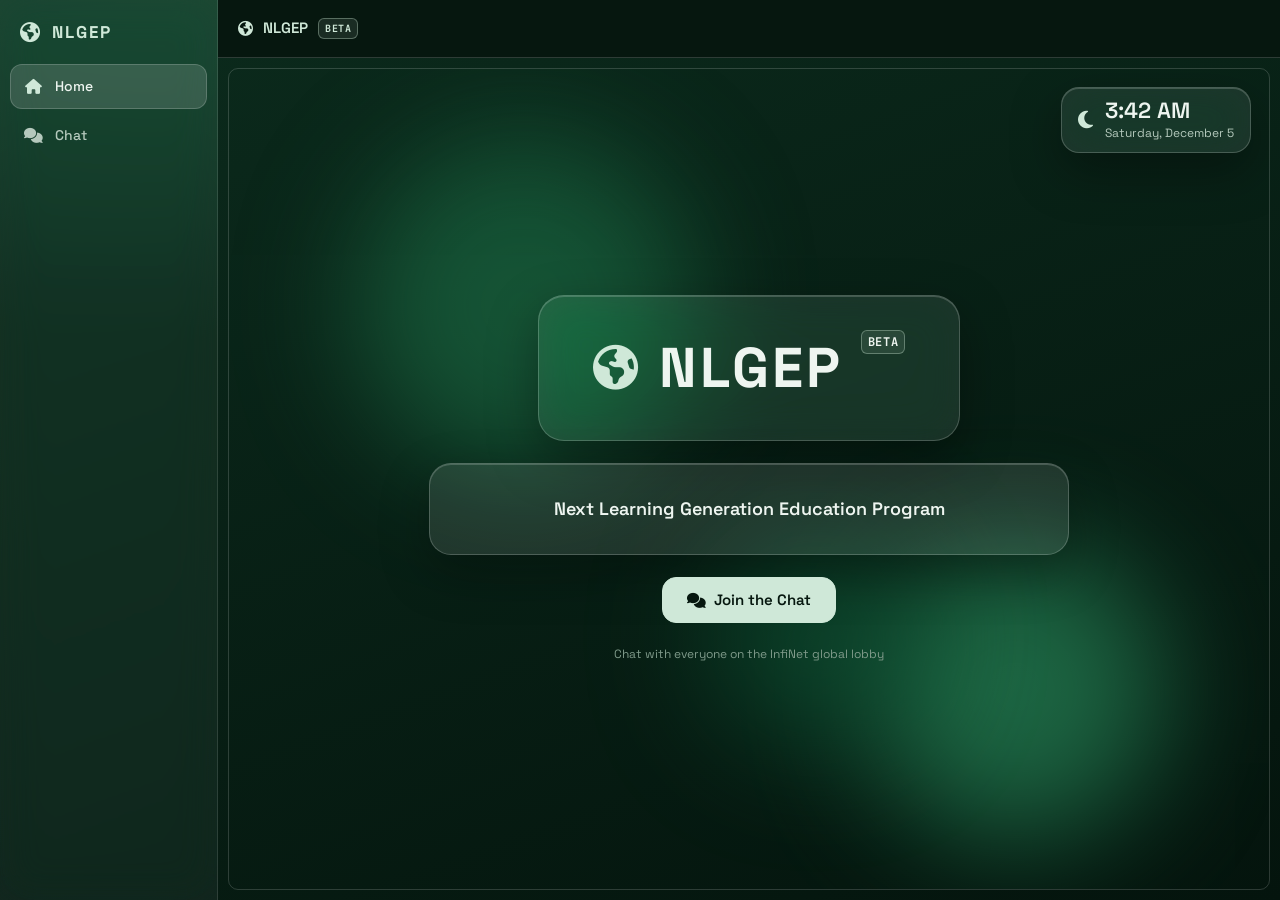
<file: static/index.html>
<!DOCTYPE html>
<html lang="en">
<head>
<meta charset="utf-8">
<meta name="viewport" content="width=device-width,initial-scale=1">
<title>NLGEP Chat</title>
<link rel="preconnect" href="https://fonts.googleapis.com">
<link rel="preconnect" href="https://fonts.gstatic.com" crossorigin>
<link href="https://fonts.googleapis.com/css2?family=JetBrains+Mono:wght@400;600&family=Space+Grotesk:wght@400;500;600;700&display=swap" rel="stylesheet">
<link href="https://cdnjs.cloudflare.com/ajax/libs/font-awesome/6.7.2/css/all.min.css" rel="stylesheet">
<link href="/static/nlgep.css" rel="stylesheet">
</head>
<body>
<nav aria-label="NLGEP navigation" id="nlSidebar">
  <div class="nl-logo"><i class="fas fa-earth-americas"></i><span>NLGEP</span></div>
  <a class="nl-nav active" href="/"><i class="fas fa-house"></i><span>Home</span></a>
  <a class="nl-nav" href="/chat"><i class="fas fa-comments"></i><span>Chat</span></a>
</nav>

<section class="nl-page">
  <div class="titlebar"><div class="nl-brand"><i class="fas fa-earth-americas"></i>NLGEP<span class="nl-beta">BETA</span></div></div>
  <div class="nl-body"><div class="nl-card" id="nlHomeBody">
    <span class="nl-orb o1"></span><span class="nl-orb o2"></span><span class="nl-orb o3"></span>
    <div class="nl-glass" id="nlHomeClockCard"><i class="fas fa-moon" id="nlHomeIcon"></i><div><div id="nlHomeClock">--:--</div><div id="nlHomeDate">-</div></div></div>
    <div class="nl-glass" id="nlHomeTitleCard"><i class="fas fa-earth-americas"></i><span>NLGEP</span><span class="nl-beta">BETA</span></div>
    <div class="nl-flip" id="nlFlip" title="Click to flip">
      <div class="nl-flip-inner">
        <div class="nl-face">Next Learning Generation Education Program</div>
        <div class="nl-face nl-back">Next Level Games, Entertainment, and Proxies</div>
      </div>
    </div>
    <div class="nl-home-actions"><a class="tool-btn primary" href="/chat"><i class="fas fa-comments"></i>Join the Chat</a></div>
    <div class="nl-fine">Chat with everyone on the InfiNet global lobby</div>
  </div></div>
</section>

<script>
(function(){
  var $=function(i){return document.getElementById(i)};
  function tick(){
    var d=new Date(), h=d.getHours();
    $('nlHomeClock').textContent=d.toLocaleTimeString([],{hour:'numeric',minute:'2-digit'});
    $('nlHomeDate').textContent=d.toLocaleDateString([],{weekday:'long',month:'long',day:'numeric'});
    $('nlHomeIcon').className='fas '+(h>=6&&h<18?'fa-sun':'fa-moon');
  }
  tick(); setInterval(tick,20000);
  var flip=$('nlFlip'), timer;
  function start(){clearInterval(timer);timer=setInterval(function(){flip.classList.toggle('flipped')},5000)}
  flip.addEventListener('click',function(){flip.classList.toggle('flipped');start()});
  start();
})();
</script>
</body>
</html>
</file>
<file: static/nlgep.css>
/* NLGEP look & feel — same tokens, sidebar, glass cards and orbs as the NLGEP browser */
:root{
  --bg0:#06170f;--bg1:#0b2a1c;--bg2:#0e2f21;--bg3:#14402e;--bg-elevated:#0a2418;
  --surface:rgba(255,255,255,.08);--surface2:rgba(255,255,255,.14);
  --bd:rgba(255,255,255,.16);--bd2:rgba(255,255,255,.24);
  --tx:#eef5f0;--tx2:#b5c9bd;--tx3:#7f9a8a;
  --ac:#cfe8d8;--ac2:#a9d4bb;--ok:#8aefb0;--warn:#f8dc75;--err:#ff9595;
  --radius-sm:8px;--radius-md:10px;--radius-lg:20px;
  --shadow-md:0 8px 24px rgba(0,0,0,.45);
  --ui:'Space Grotesk','Segoe UI',sans-serif;
  --mono:'JetBrains Mono','SF Mono',ui-monospace,monospace;
  --nl-sbw:218px;
}
*{box-sizing:border-box;margin:0;padding:0;text-shadow:none}
html,body{height:100%}
body{font-family:var(--ui);color:var(--tx);overflow:hidden;line-height:1.5;
  background:radial-gradient(1200px 700px at 15% -10%,#14442e 0%,transparent 60%),linear-gradient(160deg,#0b2a1c,#04140d) fixed}
button,input{font:inherit;color:inherit}
::selection{background:rgba(255,255,255,.22)}
a{color:inherit;text-decoration:none}
::-webkit-scrollbar{width:10px;height:10px}
::-webkit-scrollbar-thumb{background:rgba(255,255,255,.16);border-radius:10px;border:2px solid transparent;background-clip:padding-box}
::-webkit-scrollbar-track{background:transparent}

/* ---------- left sidebar ---------- */
#nlSidebar{position:fixed;left:0;top:0;bottom:0;width:var(--nl-sbw);z-index:60;display:flex;flex-direction:column;gap:4px;padding:12px 10px;
  background:rgba(255,255,255,.05);backdrop-filter:blur(20px) saturate(120%);-webkit-backdrop-filter:blur(20px) saturate(120%);border-right:1px solid rgba(255,255,255,.12)}
#nlSidebar .nl-logo{display:flex;align-items:center;gap:10px;padding:8px 10px 14px;color:var(--ac);font-weight:700;font-size:17px;letter-spacing:2px}
#nlSidebar .nl-logo i{font-size:20px}
.nl-nav{display:flex;align-items:center;gap:12px;width:100%;padding:11px 12px;border:1px solid transparent;border-radius:12px;background:transparent;color:var(--tx2);
  font-size:14px;font-weight:500;cursor:pointer;text-align:left;transition:background .15s,color .15s,border-color .15s}
.nl-nav i{width:20px;text-align:center;font-size:15px}
.nl-nav:hover{background:rgba(255,255,255,.1);color:var(--tx)}
.nl-nav.active{background:rgba(255,255,255,.14);border-color:rgba(255,255,255,.18);color:var(--tx)}
.nl-nav.active i{color:var(--ac)}
.nl-spacer{flex:1}

/* ---------- brand + pages ---------- */
.nl-brand{display:flex;align-items:center;gap:10px;flex:none;padding:0 8px;color:var(--ac);font-weight:600;font-size:15px;white-space:nowrap}
.nl-beta{font-family:var(--mono);font-size:10px;font-weight:700;letter-spacing:.05em;padding:2px 6px;border-radius:6px;border:1px solid rgba(207,232,216,.35);background:rgba(207,232,216,.1)}
.nl-page{position:fixed;left:var(--nl-sbw);top:0;right:0;bottom:0;z-index:40;display:flex;flex-direction:column;background:linear-gradient(160deg,#0b2a1c,#04140d)}
.titlebar{flex:none;display:flex;align-items:center;gap:12px;min-height:58px;padding:8px 12px;background:var(--bg0);border-bottom:1px solid var(--bd)}
.nl-body{flex:1;min-height:0;position:relative;padding:10px}
.nl-card{height:100%;border:1px solid var(--bd);border-radius:var(--radius-md);overflow:hidden;position:relative}
.nl-pill{font-size:12px;font-weight:600;color:var(--tx);padding:6px 12px;border-radius:99px;background:var(--surface);border:1px solid var(--bd);white-space:nowrap}
.tool-btn{display:inline-flex;align-items:center;justify-content:center;gap:8px;min-width:38px;height:38px;padding:0 12px;border-radius:var(--radius-md);border:1px solid var(--bd);background:var(--surface);color:var(--tx2);cursor:pointer;font-size:14px;font-weight:600;transition:background .15s,color .15s,border-color .15s}
.tool-btn:hover{background:var(--surface2);color:var(--tx);border-color:var(--bd2)}
.tool-btn:disabled{opacity:.55;cursor:not-allowed}
.tool-btn.primary{background:var(--ac);color:#06170f;border-color:var(--ac)}
.tool-btn.primary:hover{background:var(--ac2);border-color:var(--ac2);color:#06170f}

/* ---------- glass + orbs + flip card ---------- */
.nl-glass{background:rgba(255,255,255,.09);border:1px solid rgba(255,255,255,.2);backdrop-filter:blur(22px) saturate(150%);-webkit-backdrop-filter:blur(22px) saturate(150%);
  border-radius:26px;box-shadow:0 18px 50px rgba(0,0,0,.35),inset 0 1px 0 rgba(255,255,255,.18)}
.nl-orb{position:absolute;border-radius:50%;filter:blur(60px);opacity:.55;pointer-events:none}
.nl-orb.o1{width:340px;height:340px;background:#1f7a4d;left:12%;top:8%}
.nl-orb.o2{width:300px;height:300px;background:#2fa36b;right:10%;bottom:6%}
.nl-orb.o3{width:220px;height:220px;background:#0f5c3a;left:46%;top:56%}
.nl-flip{position:relative;z-index:1;width:min(640px,92%);height:92px;perspective:1000px;cursor:pointer;border-radius:22px}
.nl-flip-inner{position:relative;width:100%;height:100%;transform-style:preserve-3d;transition:transform .85s cubic-bezier(.4,.2,.2,1)}
.nl-flip.flipped .nl-flip-inner{transform:rotateX(180deg)}
.nl-face{position:absolute;inset:0;display:flex;align-items:center;justify-content:center;padding:0 26px;border-radius:22px;background:rgba(255,255,255,.1);border:1px solid rgba(255,255,255,.2);
  box-shadow:0 18px 50px rgba(0,0,0,.3),inset 0 1px 0 rgba(255,255,255,.18);color:var(--tx);font-size:18px;font-weight:600;line-height:1.35;text-align:center;backface-visibility:hidden;-webkit-backface-visibility:hidden}
.nl-back{transform:rotateX(180deg);color:var(--ac)}

/* ---------- home ---------- */
#nlHomeBody{display:flex;flex-direction:column;align-items:center;justify-content:center;gap:22px;padding:24px;text-align:center}
#nlHomeClockCard{position:absolute;top:18px;right:18px;z-index:2;display:flex;align-items:center;gap:12px;padding:10px 16px;border-radius:18px;text-align:left}
#nlHomeClockCard i{font-size:20px;color:var(--ac)}
#nlHomeClock{font-size:22px;font-weight:600;color:var(--tx);line-height:1.1}
#nlHomeDate{font-size:12px;color:var(--tx2);margin-top:2px}
#nlHomeTitleCard{position:relative;z-index:1;display:flex;align-items:center;gap:18px;padding:30px 54px;font-size:56px;font-weight:700;letter-spacing:3px;color:var(--tx)}
#nlHomeTitleCard i{font-size:.8em;color:var(--ac)}
#nlHomeTitleCard .nl-beta{font-size:12px;letter-spacing:.05em;align-self:flex-start;margin-top:4px}
.nl-home-actions{position:relative;z-index:1;display:flex;gap:14px;flex-wrap:wrap;justify-content:center}
.nl-home-actions .tool-btn{height:46px;padding:0 24px;font-size:15px;border-radius:14px}
.nl-fine{position:relative;z-index:1;font-size:12px;color:var(--tx3)}

/* ---------- chat ---------- */
/* grid-template-rows + min-height:0 keep the column exactly as tall as the card, so the
   message list scrolls internally and the composer (textbox) is never pushed off-screen. */
.chat-card{display:grid;grid-template-columns:minmax(0,1fr) 230px;grid-template-rows:minmax(0,1fr);background:rgba(255,255,255,.03)}
.chat-main{min-width:0;min-height:0;display:flex;flex-direction:column;border-right:1px solid var(--bd)}
.chat-head{flex:none;padding:14px 18px;border-bottom:1px solid var(--bd);background:rgba(255,255,255,.04)}
.chat-head strong{font-size:16px;color:var(--tx)}
.muted{font-size:12px;color:var(--tx3)}
.messages{flex:1;min-height:0;overflow:auto;padding:20px;display:flex;flex-direction:column;gap:12px}
.msg{max-width:min(760px,82%);padding:11px 14px;border-radius:16px;border:1px solid var(--bd);background:rgba(255,255,255,.08);box-shadow:0 5px 20px rgba(0,0,0,.18)}
.msg.me{align-self:flex-end;background:rgba(207,232,216,.16);border-color:rgba(207,232,216,.34)}
.msg .name{font-size:11px;font-weight:700;margin-bottom:4px;color:var(--ac)}
.msg .body{white-space:pre-wrap;word-break:break-word;line-height:1.45;color:var(--tx)}
.msg .time{font-size:10px;color:var(--tx3);margin-top:5px}
.composer{flex:none;display:flex;align-items:stretch;gap:8px;padding:12px;border-top:1px solid var(--bd);background:rgba(255,255,255,.04)}
.composer .tool-btn{height:auto;padding:0 18px}
.field{flex:1;min-width:0;background:rgba(255,255,255,.08);color:var(--tx);border:1px solid var(--bd);border-radius:12px;padding:12px 14px;outline:none;transition:border-color .15s,background .15s}
.field::placeholder{color:var(--tx3)}
.field:focus{border-color:var(--ac);background:rgba(255,255,255,.12)}
.people{min-height:0;padding:14px;overflow:auto;background:rgba(255,255,255,.03)}
.nl-title{font-size:11px;text-transform:uppercase;letter-spacing:.08em;color:var(--tx3);margin:0 0 8px;font-weight:700}
.users{display:flex;flex-direction:column;gap:6px}
.user{display:flex;align-items:center;gap:8px;padding:8px 10px;border-radius:10px;background:rgba(255,255,255,.07);border:1px solid var(--bd);font-size:13px}
.user::before{content:"";width:8px;height:8px;border-radius:50%;background:var(--ok);flex:none;box-shadow:0 0 8px var(--ok)}

/* ---------- login overlay ---------- */
.overlay{position:fixed;inset:0;z-index:90;display:flex;align-items:center;justify-content:center;padding:20px;background:rgba(4,20,13,.72);backdrop-filter:blur(20px);-webkit-backdrop-filter:blur(20px)}
.login{width:min(440px,100%);padding:28px}
.login h1{font-size:26px;margin-bottom:8px;display:flex;align-items:center;gap:12px}
.login h1 i{color:var(--ac)}
.login p{color:var(--tx2);line-height:1.5;margin-bottom:16px;font-size:14px}
.login form{display:flex;flex-direction:column;gap:10px}
.login .field{flex:none;width:100%}
.login .login-actions{display:flex;gap:8px}
.login .login-actions .tool-btn{flex:1}
.login .divider{display:flex;align-items:center;gap:10px;margin:14px 0 10px;font-size:11px;text-transform:uppercase;letter-spacing:.08em;color:var(--tx3)}
.login .divider::before,.login .divider::after{content:"";flex:1;height:1px;background:var(--bd)}
.login .guest-btn{width:100%}
.login .error{min-height:20px;margin-top:10px;font-size:12px;color:var(--err)}

/* ---------- staff diagnostics ---------- */
.modal{position:fixed;inset:0;z-index:80;display:none;align-items:center;justify-content:center;padding:18px;background:rgba(0,0,0,.45);backdrop-filter:blur(12px);-webkit-backdrop-filter:blur(12px)}
.modal.show{display:flex}
.staff{width:min(980px,100%);height:min(760px,92vh);display:flex;flex-direction:column;overflow:hidden;background:rgba(10,36,24,.88)}
.staff-head{display:flex;justify-content:space-between;align-items:center;padding:14px 16px;border-bottom:1px solid var(--bd)}
.staff-body{display:grid;grid-template-columns:260px 1fr;min-height:0;flex:1}
.checks{padding:14px;border-right:1px solid var(--bd);overflow:auto}
.check{display:flex;align-items:center;gap:8px;padding:9px;border-bottom:1px solid rgba(255,255,255,.08);font-size:12px;color:var(--tx2)}
.dot{width:9px;height:9px;border-radius:50%;background:var(--tx3);flex:none}
.dot.ok{background:var(--ok)}.dot.bad{background:var(--err)}.dot.run{background:var(--warn)}
.debug{display:flex;flex-direction:column;min-width:0}
.debug-title{padding:10px 13px;border-bottom:1px solid var(--bd);font-size:12px;font-weight:700;color:var(--ac)}
.logs{flex:1;overflow:auto;padding:12px;background:rgba(0,0,0,.55);color:var(--ok);font:11px/1.55 var(--mono)}
.log.ok{color:var(--ok)}.log.err{color:var(--err)}.log.warn{color:var(--warn)}
.loader{position:fixed;inset:0;z-index:100;display:none;align-items:center;justify-content:center;background:rgba(4,20,13,.8);backdrop-filter:blur(22px);-webkit-backdrop-filter:blur(22px)}
.loader.show{display:flex}
.loader-card{width:min(600px,92vw);padding:26px}
.spinner{width:30px;height:30px;border:3px solid rgba(255,255,255,.18);border-top-color:var(--ac);border-radius:50%;animation:spin .8s linear infinite;margin-bottom:14px}
@keyframes spin{to{transform:rotate(360deg)}}
.loader-title{font-size:22px;font-weight:700;margin-bottom:12px}
.status-list{font:12px/1.8 var(--mono)}
.status-line{display:flex;justify-content:space-between;border-top:1px solid rgba(255,255,255,.1);padding:4px 0;color:var(--tx2)}
.status-line .state{font-weight:700}
.status-line.active .state{color:var(--tx3)}
.status-line.ok .state{color:var(--ok)}
.status-line.bad .state{color:var(--err)}
.retry{margin-top:10px;font-size:11px;color:var(--tx3)}

/* ---------- small screens ---------- */
@media (max-width:760px){
  :root{--nl-sbw:62px}
  #nlSidebar .nl-logo span,.nl-nav span{display:none}
  #nlSidebar .nl-logo{justify-content:center;padding:8px 0 14px}
  .nl-nav{justify-content:center;padding:12px 0}
  .chat-card{grid-template-columns:minmax(0,1fr)}
  .chat-main{border-right:0}
  .people{display:none}
  .msg{max-width:92%}
  .staff-body{grid-template-columns:1fr}
  .checks{display:none}
  #nlHomeTitleCard{font-size:30px;padding:20px 26px;gap:10px}
  .nl-face{font-size:15px}
  #nlHomeClockCard{top:10px;right:10px;padding:8px 12px}
}
</file>
